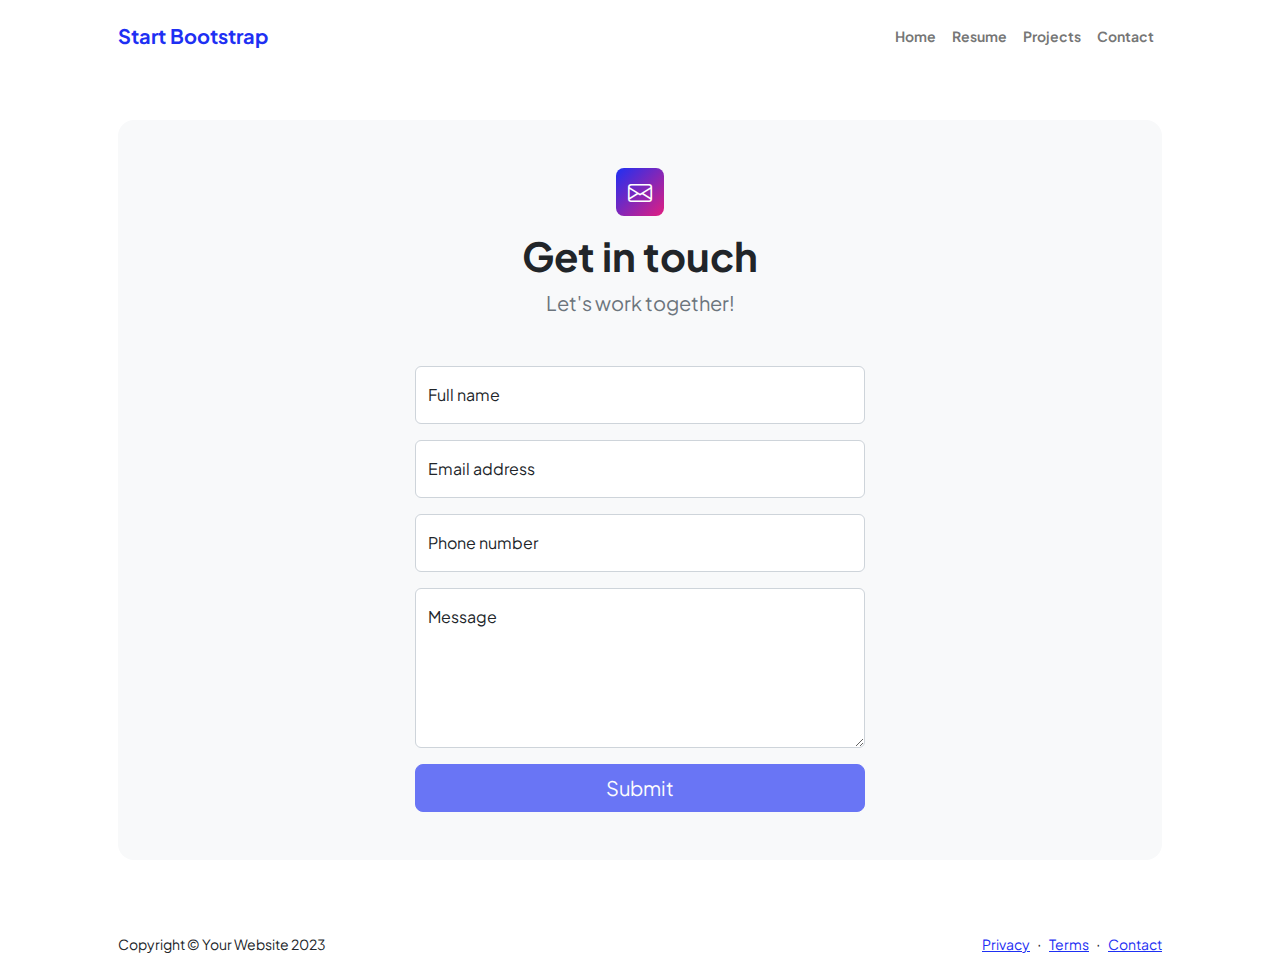
<file: contact.html>
<!DOCTYPE html>
<html lang="en">
    <head>
        <meta charset="utf-8" />
        <meta name="viewport" content="width=device-width, initial-scale=1, shrink-to-fit=no" />
        <meta name="description" content />
        <meta name="author" content />
        <title>Modern Business - Start Bootstrap Template</title>
        <!-- Favicon-->
        <link rel="icon" type="image/x-icon" href="assets/favicon.ico" />
        <!-- Custom Google font-->
        <link rel="preconnect" href="https://fonts.googleapis.com" />
        <link rel="preconnect" href="https://fonts.gstatic.com" crossorigin />
        <link href="https://fonts.googleapis.com/css2?family=Plus+Jakarta+Sans:wght@100;200;300;400;500;600;700;800;900&amp;display=swap" rel="stylesheet" />
        <!-- Bootstrap icons-->
        <link href="https://cdn.jsdelivr.net/npm/bootstrap-icons@1.8.1/font/bootstrap-icons.css" rel="stylesheet" />
        <!-- Core theme CSS (includes Bootstrap)-->
        <link href="css/styles.css" rel="stylesheet" />
    </head>
    <body class="d-flex flex-column">
        <main class="flex-shrink-0">
            <!-- Navigation-->
            <nav class="navbar navbar-expand-lg navbar-light bg-white py-3">
                <div class="container px-5">
                    <a class="navbar-brand" href="index.html"><span class="fw-bolder text-primary">Start Bootstrap</span></a>
                    <button class="navbar-toggler" type="button" data-bs-toggle="collapse" data-bs-target="#navbarSupportedContent" aria-controls="navbarSupportedContent" aria-expanded="false" aria-label="Toggle navigation"><span class="navbar-toggler-icon"></span></button>
                    <div class="collapse navbar-collapse" id="navbarSupportedContent">
                        <ul class="navbar-nav ms-auto mb-2 mb-lg-0 small fw-bolder">
                            <li class="nav-item"><a class="nav-link" href="index.html">Home</a></li>
                            <li class="nav-item"><a class="nav-link" href="resume.html">Resume</a></li>
                            <li class="nav-item"><a class="nav-link" href="projects.html">Projects</a></li>
                            <li class="nav-item"><a class="nav-link" href="contact.html">Contact</a></li>
                        </ul>
                    </div>
                </div>
            </nav>
            <!-- Page content-->
            <section class="py-5">
                <div class="container px-5">
                    <!-- Contact form-->
                    <div class="bg-light rounded-4 py-5 px-4 px-md-5">
                        <div class="text-center mb-5">
                            <div class="feature bg-primary bg-gradient-primary-to-secondary text-white rounded-3 mb-3"><i class="bi bi-envelope"></i></div>
                            <h1 class="fw-bolder">Get in touch</h1>
                            <p class="lead fw-normal text-muted mb-0">Let's work together!</p>
                        </div>
                        <div class="row gx-5 justify-content-center">
                            <div class="col-lg-8 col-xl-6">
                                <!-- * * * * * * * * * * * * * * *-->
                                <!-- * * SB Forms Contact Form * *-->
                                <!-- * * * * * * * * * * * * * * *-->
                                <!-- This form is pre-integrated with SB Forms.-->
                                <!-- To make this form functional, sign up at-->
                                <!-- https://startbootstrap.com/solution/contact-forms-->
                                <!-- to get an API token!-->
                                <form id="contactForm" data-sb-form-api-token="API_TOKEN">
                                    <!-- Name input-->
                                    <div class="form-floating mb-3">
                                        <input class="form-control" id="name" type="text" placeholder="Enter your name..." data-sb-validations="required" />
                                        <label for="name">Full name</label>
                                        <div class="invalid-feedback" data-sb-feedback="name:required">A name is required.</div>
                                    </div>
                                    <!-- Email address input-->
                                    <div class="form-floating mb-3">
                                        <input class="form-control" id="email" type="email" placeholder="name@example.com" data-sb-validations="required,email" />
                                        <label for="email">Email address</label>
                                        <div class="invalid-feedback" data-sb-feedback="email:required">An email is required.</div>
                                        <div class="invalid-feedback" data-sb-feedback="email:email">Email is not valid.</div>
                                    </div>
                                    <!-- Phone number input-->
                                    <div class="form-floating mb-3">
                                        <input class="form-control" id="phone" type="tel" placeholder="(123) 456-7890" data-sb-validations="required" />
                                        <label for="phone">Phone number</label>
                                        <div class="invalid-feedback" data-sb-feedback="phone:required">A phone number is required.</div>
                                    </div>
                                    <!-- Message input-->
                                    <div class="form-floating mb-3">
                                        <textarea class="form-control" id="message" type="text" placeholder="Enter your message here..." style="height: 10rem" data-sb-validations="required"></textarea>
                                        <label for="message">Message</label>
                                        <div class="invalid-feedback" data-sb-feedback="message:required">A message is required.</div>
                                    </div>
                                    <!-- Submit success message-->
                                    <!---->
                                    <!-- This is what your users will see when the form-->
                                    <!-- has successfully submitted-->
                                    <div class="d-none" id="submitSuccessMessage">
                                        <div class="text-center mb-3">
                                            <div class="fw-bolder">Form submission successful!</div>
                                            To activate this form, sign up at
                                            <br />
                                            <a href="https://startbootstrap.com/solution/contact-forms">https://startbootstrap.com/solution/contact-forms</a>
                                        </div>
                                    </div>
                                    <!-- Submit error message-->
                                    <!---->
                                    <!-- This is what your users will see when there is-->
                                    <!-- an error submitting the form-->
                                    <div class="d-none" id="submitErrorMessage"><div class="text-center text-danger mb-3">Error sending message!</div></div>
                                    <!-- Submit Button-->
                                    <div class="d-grid"><button class="btn btn-primary btn-lg disabled" id="submitButton" type="submit">Submit</button></div>
                                </form>
                            </div>
                        </div>
                    </div>
                </div>
            </section>
        </main>
        <!-- Footer-->
        <footer class="bg-white py-4 mt-auto">
            <div class="container px-5">
                <div class="row align-items-center justify-content-between flex-column flex-sm-row">
                    <div class="col-auto"><div class="small m-0">Copyright &copy; Your Website 2023</div></div>
                    <div class="col-auto">
                        <a class="small" href="#!">Privacy</a>
                        <span class="mx-1">&middot;</span>
                        <a class="small" href="#!">Terms</a>
                        <span class="mx-1">&middot;</span>
                        <a class="small" href="#!">Contact</a>
                    </div>
                </div>
            </div>
        </footer>
        <!-- Bootstrap core JS-->
        <script src="https://cdn.jsdelivr.net/npm/bootstrap@5.2.3/dist/js/bootstrap.bundle.min.js"></script>
        <!-- Core theme JS-->
        <script src="js/scripts.js"></script>
        <!-- * * * * * * * * * * * * * * * * * * * * * * * * * * * * * * * * * * * * * * * *-->
        <!-- * *                               SB Forms JS                               * *-->
        <!-- * * Activate your form at https://startbootstrap.com/solution/contact-forms * *-->
        <!-- * * * * * * * * * * * * * * * * * * * * * * * * * * * * * * * * * * * * * * * *-->
        <script src="https://cdn.startbootstrap.com/sb-forms-latest.js"></script>
    </body>
</html>
</file>
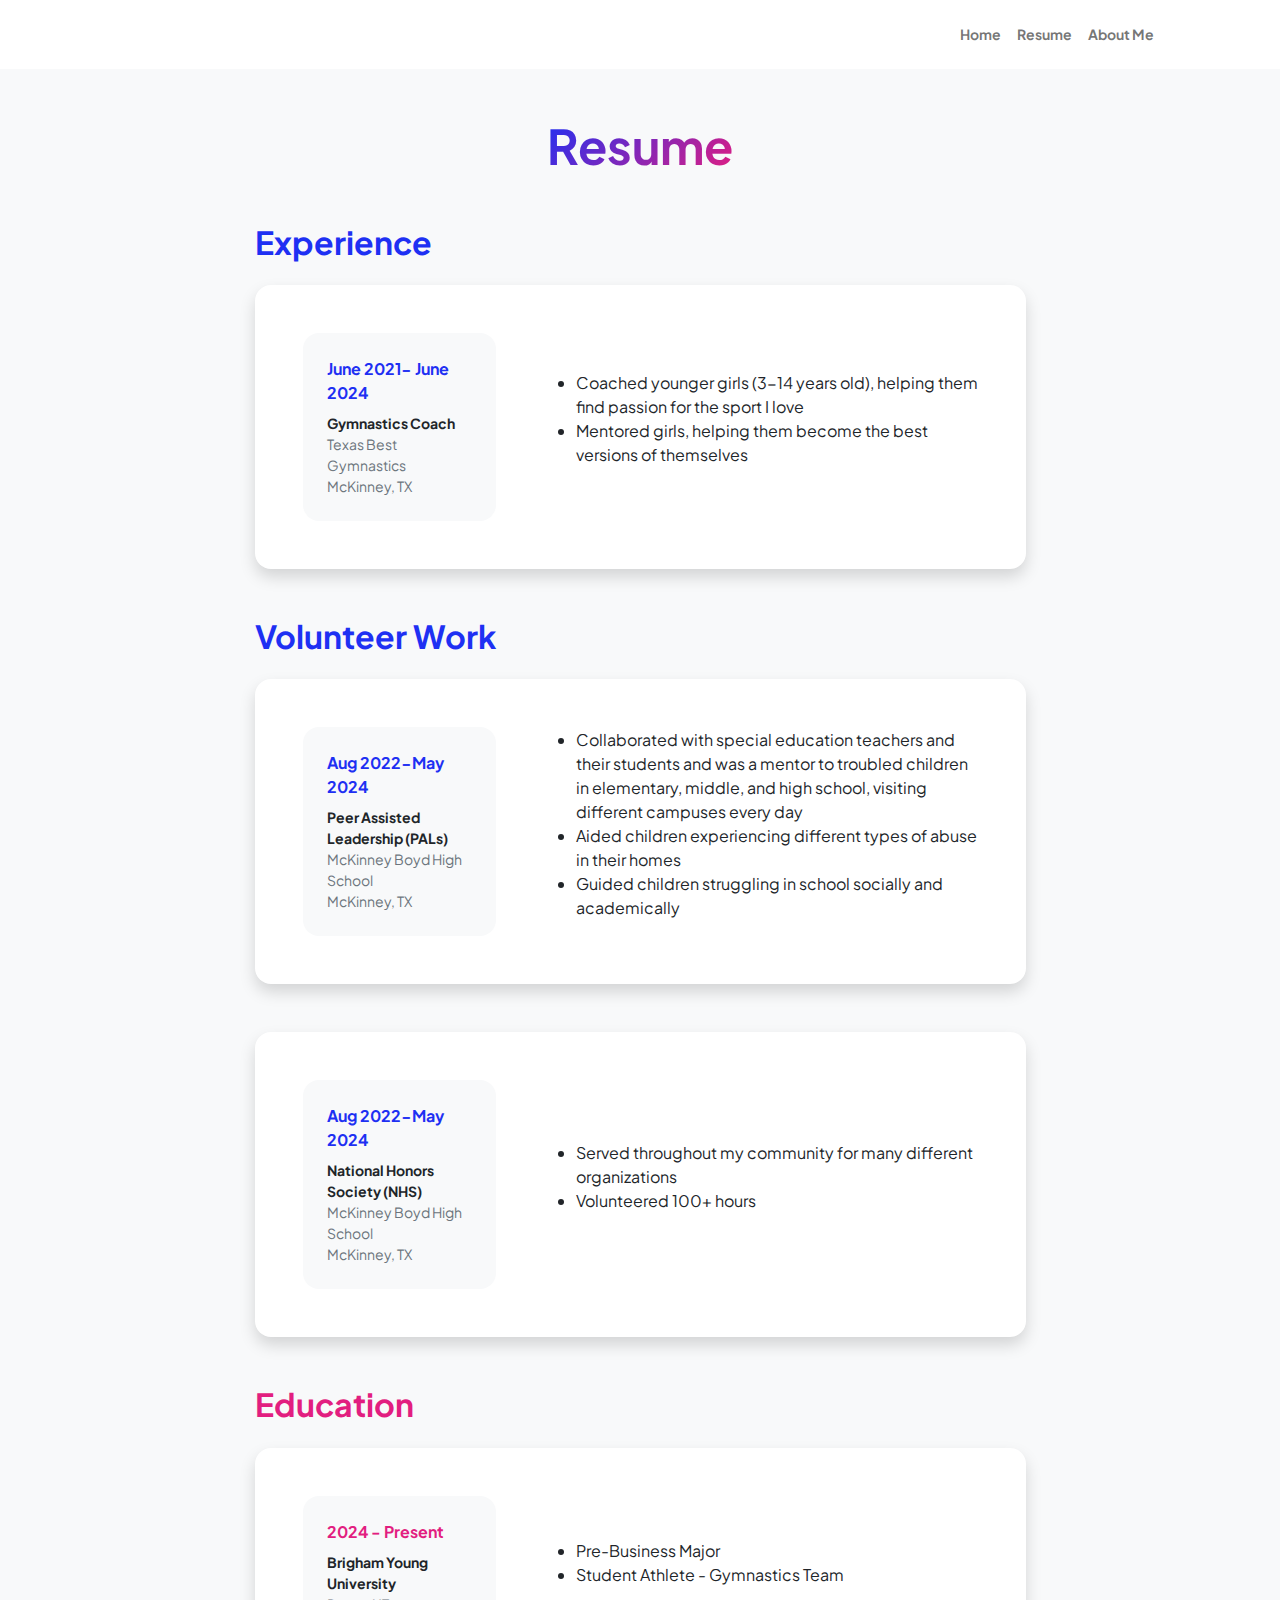
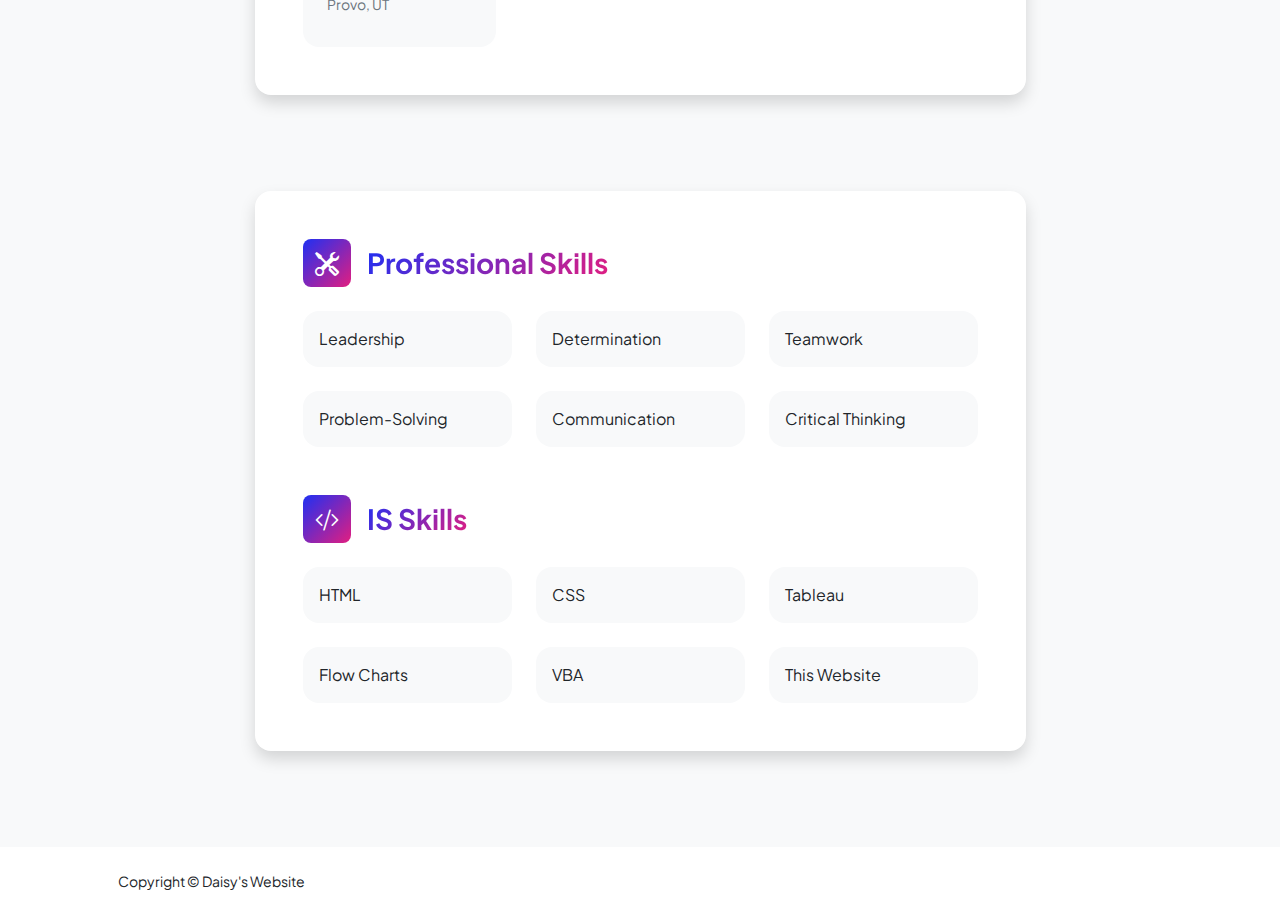
<file: resume.html>
<!DOCTYPE html>
<html lang="en">
    <head>
        <meta charset="utf-8" />
        <meta name="viewport" content="width=device-width, initial-scale=1, shrink-to-fit=no" />
        <meta name="description" content="" />
        <meta name="author" content="" />
        <title>Daisy Stephenson- Resume</title>
        <!-- Favicon-->
        <link rel="icon" type="image/x-icon" href="assets/favicon.ico" />
        <!-- Custom Google font-->
        <link rel="preconnect" href="https://fonts.googleapis.com" />
        <link rel="preconnect" href="https://fonts.gstatic.com" crossorigin />
        <link href="https://fonts.googleapis.com/css2?family=Plus+Jakarta+Sans:wght@100;200;300;400;500;600;700;800;900&amp;display=swap" rel="stylesheet" />
        <!-- Bootstrap icons-->
        <link href="https://cdn.jsdelivr.net/npm/bootstrap-icons@1.8.1/font/bootstrap-icons.css" rel="stylesheet" />
        <!-- Core theme CSS (includes Bootstrap)-->
        <link href="css/styles.css" rel="stylesheet" />
    </head>
    <body class="d-flex flex-column h-100 bg-light">
        <main class="flex-shrink-0">
            <!-- Navigation-->
            <nav class="navbar navbar-expand-lg navbar-light bg-white py-3">
                <div class="container px-5">
                    <!-- <a class="navbar-brand" href="index.html"><span class="fw-bolder text-primary">Start Bootstrap</span></a> -->
                    <button class="navbar-toggler" type="button" data-bs-toggle="collapse" data-bs-target="#navbarSupportedContent" aria-controls="navbarSupportedContent" aria-expanded="false" aria-label="Toggle navigation"><span class="navbar-toggler-icon"></span></button>
                    <div class="collapse navbar-collapse" id="navbarSupportedContent">
                        <ul class="navbar-nav ms-auto mb-2 mb-lg-0 small fw-bolder">
                            <li class="nav-item"><a class="nav-link" href="index.html">Home</a></li>
                            <li class="nav-item"><a class="nav-link" href="resume.html">Resume</a></li>
                            <li class="nav-item"><a class="nav-link" href="projects.html">About Me</a></li>
                            <!-- <li class="nav-item"><a class="nav-link" href="contact.html">Contact</a></li> -->
                        </ul>
                    </div>
                </div>
            </nav>
            <!-- Page Content-->
            <div class="container px-5 my-5">
                <div class="text-center mb-5">
                    <h1 class="display-5 fw-bolder mb-0"><span class="text-gradient d-inline">Resume</span></h1>
                </div>
                <div class="row gx-5 justify-content-center">
                    <div class="col-lg-11 col-xl-9 col-xxl-8">
                        <!-- Experience Section-->
                        <section>
                            <div class="d-flex align-items-center justify-content-between mb-4">
                                <h2 class="text-primary fw-bolder mb-0">Experience</h2>
                            </div>
                            <!-- Experience Card 1-->
                            <div class="card shadow border-0 rounded-4 mb-5">
                                <div class="card-body p-5">
                                    <div class="row align-items-center gx-5">
                                        <div class="col text-center text-lg-start mb-4 mb-lg-0">
                                            <div class="bg-light p-4 rounded-4">
                                                <div class="text-primary fw-bolder mb-2">June 2021- June 2024</div>
                                                <div class="small fw-bolder">Gymnastics Coach</div>
                                                <div class="small text-muted">Texas Best Gymnastics</div>
                                                <div class="small text-muted">McKinney, TX</div>
                                            </div>
                                        </div>
                                            <div class="col-lg-8">
                                            <ul>
                                                <li>Coached younger girls (3-14 years old), helping them find passion for the sport I love</li>
                                                <li>Mentored girls, helping them become the best versions of themselves</li>
                                            </ul>
                                            </div>
                                    </div>
                                </div>
                            </div>
                            <!-- Volunteer Card Title -->
                             <div class="d-flex align-items-center justify-content-between mb-4">
                                <h2 class="text-primary fw-bolder mb-0">Volunteer Work</h2>
                            </div>
                            <!-- Volunteer Card -->
                            <div class="card shadow border-0 rounded-4 mb-5">
                                <div class="card-body p-5">
                                    <div class="row align-items-center gx-5">
                                        <div class="col text-center text-lg-start mb-4 mb-lg-0">
                                            <div class="bg-light p-4 rounded-4">
                                                <div class="text-primary fw-bolder mb-2">Aug 2022-May 2024</div>
                                                <div class="small fw-bolder">Peer Assisted Leadership (PALs)</div>
                                                <div class="small text-muted">McKinney Boyd High School</div>
                                                <div class="small text-muted">McKinney, TX</div>
                                            </div>
                                        </div>
                                        <div class="col-lg-8">
                                            <ul>
                                                <li>Collaborated with special education teachers and their students and was a mentor to troubled children in elementary, middle, and high school, visiting different campuses every day</li>
                                                <li>Aided children experiencing different types of abuse in their homes</li>
                                                <li>Guided children struggling in school socially and academically</li>
                                            </ul>
                                        </div>
                                    </div>
                                </div>
                            </div>
                        </section>
                        <div class="card shadow border-0 rounded-4 mb-5">
                                <div class="card-body p-5">
                                    <div class="row align-items-center gx-5">
                                        <div class="col text-center text-lg-start mb-4 mb-lg-0">
                                            <div class="bg-light p-4 rounded-4">
                                                <div class="text-primary fw-bolder mb-2">Aug 2022-May 2024</div>
                                                <div class="small fw-bolder">National Honors Society (NHS)</div>
                                                <div class="small text-muted">McKinney Boyd High School</div>
                                                <div class="small text-muted">McKinney, TX</div>
                                            </div>
                                        </div>
                                        <div class="col-lg-8">
                                            <ul>
                                                <li>Served throughout my community for many different organizations</li>
                                                <li>Volunteered 100+ hours</li>
                                            </ul>
                                        </div>
                                    </div>
                                </div>
                            </div>
                        </section>
                        <!-- Education Section-->
                        <section>
                            <h2 class="text-secondary fw-bolder mb-4">Education</h2>
                            <!-- Education Card 1-->
                            <div class="card shadow border-0 rounded-4 mb-5">
                                <div class="card-body p-5">
                                    <div class="row align-items-center gx-5">
                                        <div class="col text-center text-lg-start mb-4 mb-lg-0">
                                            <div class="bg-light p-4 rounded-4">
                                                <div class="text-secondary fw-bolder mb-2">2024 - Present</div>
                                                <div class="mb-2">
                                                    <div class="small fw-bolder">Brigham Young University</div>
                                                    <div class="small text-muted">Provo, UT</div>
                                                </div>
                                                <!-- <div class="fst-italic">
                                                    <div class="small text-muted">Master's</div>
                                                    <div class="small text-muted">Web Development</div>
                                                </div> -->
                                            </div>
                                        </div>
                                        <div class="col-lg-8">
                                            <ul>
                                                <li>Pre-Business Major</li>
                                                <li>Student Athlete - Gymnastics Team</li>
                                            </ul>
                                        </div>
                                    </div>
                                </div>
                            </div>
                        </section>
                        <!-- Divider-->
                        <div class="pb-5"></div>
                        <!-- Skills Section-->
                        <section>
                            <!-- Skillset Card-->
                            <div class="card shadow border-0 rounded-4 mb-5">
                                <div class="card-body p-5">
                                    <!-- Professional skills list-->
                                    <div class="mb-5">
                                        <div class="d-flex align-items-center mb-4">
                                            <div class="feature bg-primary bg-gradient-primary-to-secondary text-white rounded-3 me-3"><i class="bi bi-tools"></i></div>
                                            <h3 class="fw-bolder mb-0"><span class="text-gradient d-inline">Professional Skills</span></h3>
                                        </div>
                                        <div class="row row-cols-1 row-cols-md-3 mb-4">
                                            <div class="col mb-4 mb-md-0"><div class="d-flex align-items-center bg-light rounded-4 p-3 h-100">Leadership</div></div>
                                            <div class="col mb-4 mb-md-0"><div class="d-flex align-items-center bg-light rounded-4 p-3 h-100">Determination</div></div>
                                            <div class="col"><div class="d-flex align-items-center bg-light rounded-4 p-3 h-100">Teamwork</div></div>
                                        </div>
                                        <div class="row row-cols-1 row-cols-md-3">
                                            <div class="col mb-4 mb-md-0"><div class="d-flex align-items-center bg-light rounded-4 p-3 h-100">Problem-Solving</div></div>
                                            <div class="col mb-4 mb-md-0"><div class="d-flex align-items-center bg-light rounded-4 p-3 h-100">Communication</div></div>
                                            <div class="col"><div class="d-flex align-items-center bg-light rounded-4 p-3 h-100">Critical Thinking</div></div>
                                        </div>
                                    </div>
                                    <!-- Languages list-->
                                    <div class="mb-0">
                                        <div class="d-flex align-items-center mb-4">
                                            <div class="feature bg-primary bg-gradient-primary-to-secondary text-white rounded-3 me-3"><i class="bi bi-code-slash"></i></div>
                                            <h3 class="fw-bolder mb-0"><span class="text-gradient d-inline">IS Skills</span></h3>
                                        </div>
                                        <div class="row row-cols-1 row-cols-md-3 mb-4">
                                            <div class="col mb-4 mb-md-0"><div class="d-flex align-items-center bg-light rounded-4 p-3 h-100">HTML</div></div>
                                            <div class="col mb-4 mb-md-0"><div class="d-flex align-items-center bg-light rounded-4 p-3 h-100">CSS</div></div>
                                            <div class="col"><div class="d-flex align-items-center bg-light rounded-4 p-3 h-100">Tableau</div></div>
                                        </div>
                                        <div class="row row-cols-1 row-cols-md-3">
                                            <div class="col mb-4 mb-md-0"><div class="d-flex align-items-center bg-light rounded-4 p-3 h-100">Flow Charts</div></div>
                                            <div class="col mb-4 mb-md-0"><div class="d-flex align-items-center bg-light rounded-4 p-3 h-100">VBA</div></div>
                                            <div class="col"><div class="d-flex align-items-center bg-light rounded-4 p-3 h-100">This Website</div></div>
                                        </div>
                                    </div>
                                </div>
                            </div>
                        </section>
                    </div>
                </div>
            </div>
        </main>
        <!-- Footer-->
        <footer class="bg-white py-4 mt-auto">
            <div class="container px-5">
                <div class="row align-items-center justify-content-between flex-column flex-sm-row">
                    <div class="col-auto"><div class="small m-0">Copyright &copy; Daisy's Website</div>
                </div>
            </div>
        </footer>
        <!-- Bootstrap core JS-->
        <script src="https://cdn.jsdelivr.net/npm/bootstrap@5.2.3/dist/js/bootstrap.bundle.min.js"></script>
        <!-- Core theme JS-->
        <script src="js/scripts.js"></script>
    </body>
</html>
</file>
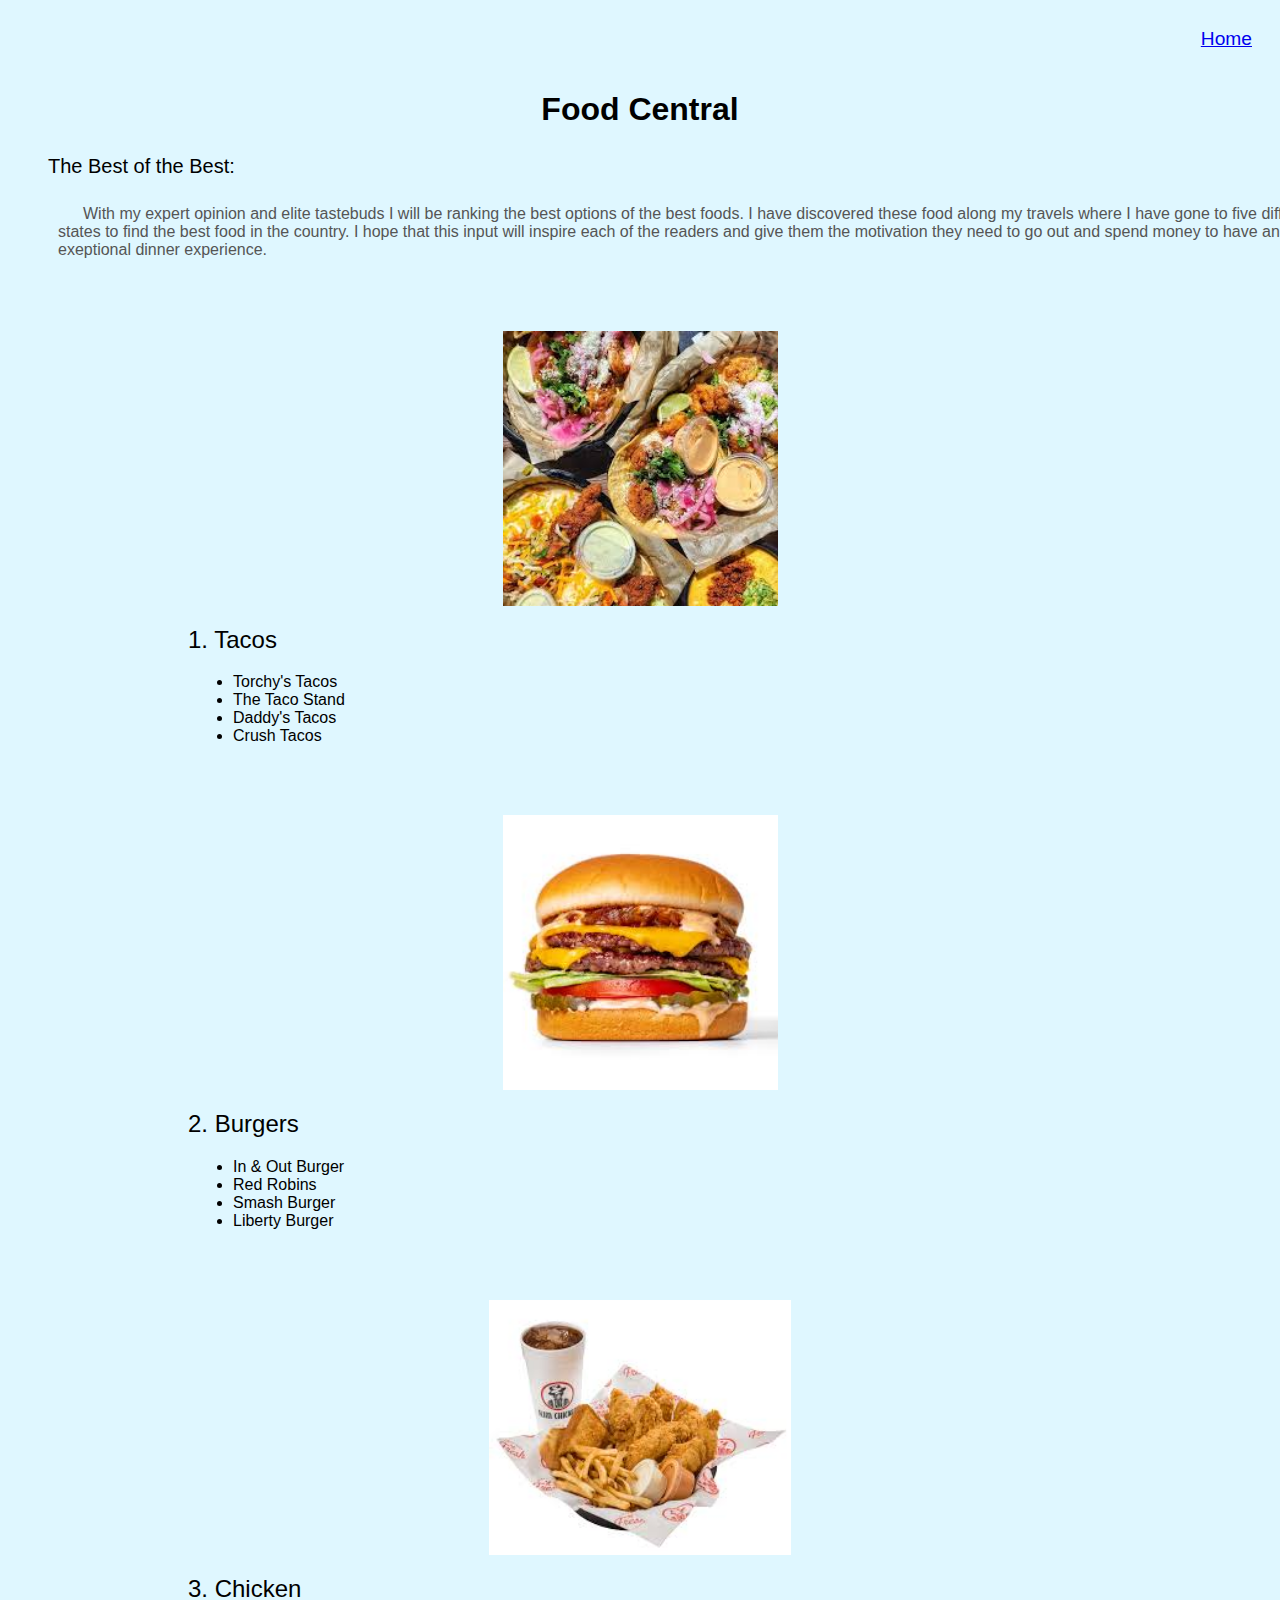
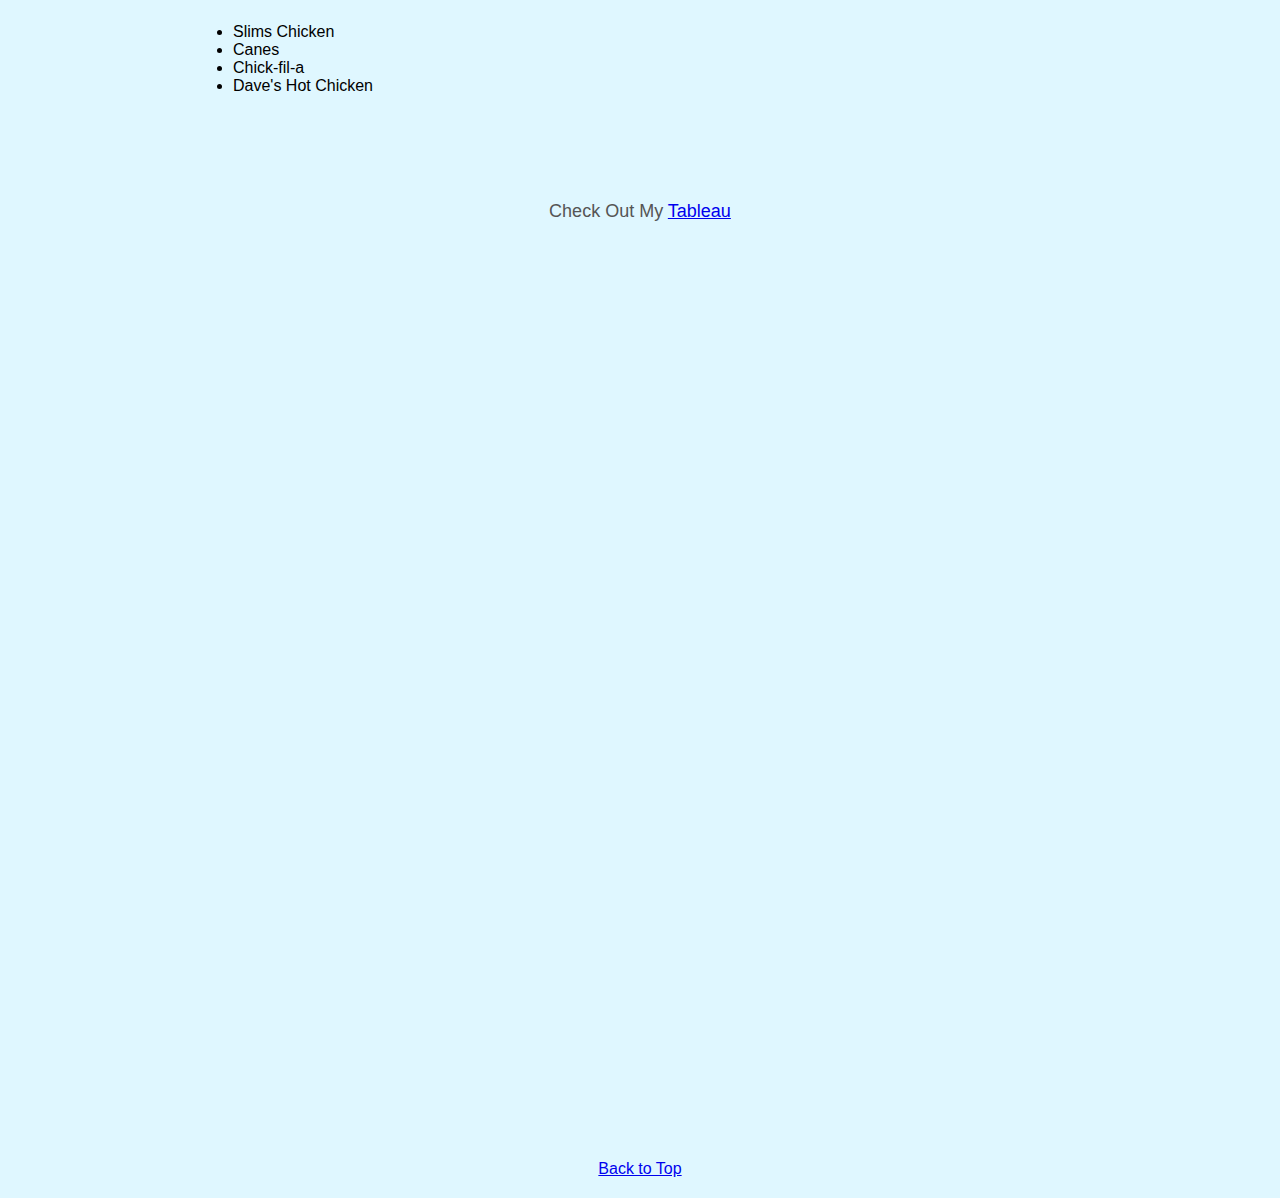
<file: scratch.html>
<!DOCTYPE html>
<html lang="en">
<head>
    <meta charset="UTF-8">
    <meta name="viewport" content="width=device-width, initial-scale=1.0">
    <title>Food Central</title>
    <link rel="stylesheet" href="scratch/extra.css">
</head>
<body>
   <header class="header">
        <a href="index.html" class="home-link">Home</a>
    </header>
    <h1 class="heading" id="top">Food Central</h1>
    <h4 class="title">The Best of the Best:</h4>
    <div class="explanation">With my expert opinion and elite tastebuds I will be ranking the best options of the best foods. I have discovered these food along my travels where I have gone to five different states to find the best food in the country. I hope that this input will inspire each of the readers and give them the motivation they need to go out and spend money to have an exeptional dinner experience.</div><br><br><br><br>
<!-- Insert Picture of Tacos -->
    <img src="Torchys_Tacos.jpg" alt="Torchy's Tacos" height="275px" class="torchys">
    <div>
        <h2 class="titles">1. Tacos</h2>
        <ul class="lists">
            <li>Torchy's Tacos</li>
            <li>The Taco Stand</li>
            <li>Daddy's Tacos</li>
            <li>Crush Tacos</li>
        </ul>
        <br><br><br>
        <img src="In&Out_Pic.jpg" alt="In & Out Burger" height="275px" class="torchys">
        <h2 class="titles">2. Burgers</h2>
        <ul class="lists">
            <li>In & Out Burger</li>
            <li>Red Robins</li>
            <li>Smash Burger</li>
            <li>Liberty Burger</li>
        </ul>
        <br><br><br>
        <img src="Slims_Chick_Pic.jpg" alt="Slims Chicken" height="255px" class="torchys">
        <h2 class="titles">3. Chicken</h2>
        <ul class="lists">
            <li>Slims Chicken</li>
            <li>Canes</li>
            <li>Chick-fil-a</li>
            <li>Dave's Hot Chicken</li>
        </ul>
    </div>
    <br><br><br><br>
    <div>
        <p class="tableau">Check Out My <a href="tableau.html">Tableau</a></p>
    </div>
    <div class="youtube">
        <iframe width="560" height="315" 
            src="https://www.youtube.com/embed/fPyZJ3nc4aU" 
            title="YouTube Video" frameborder="0" 
            allow="accelerometer; autoplay; clipboard-write; encrypted-media; gyroscope; picture-in-picture; web-share" 
            allowfullscreen>
        </iframe>
    </div>
    <footer>
        <a href="#top" class="return">Back to Top</a>
    </footer>
</body>
</html>
</file>
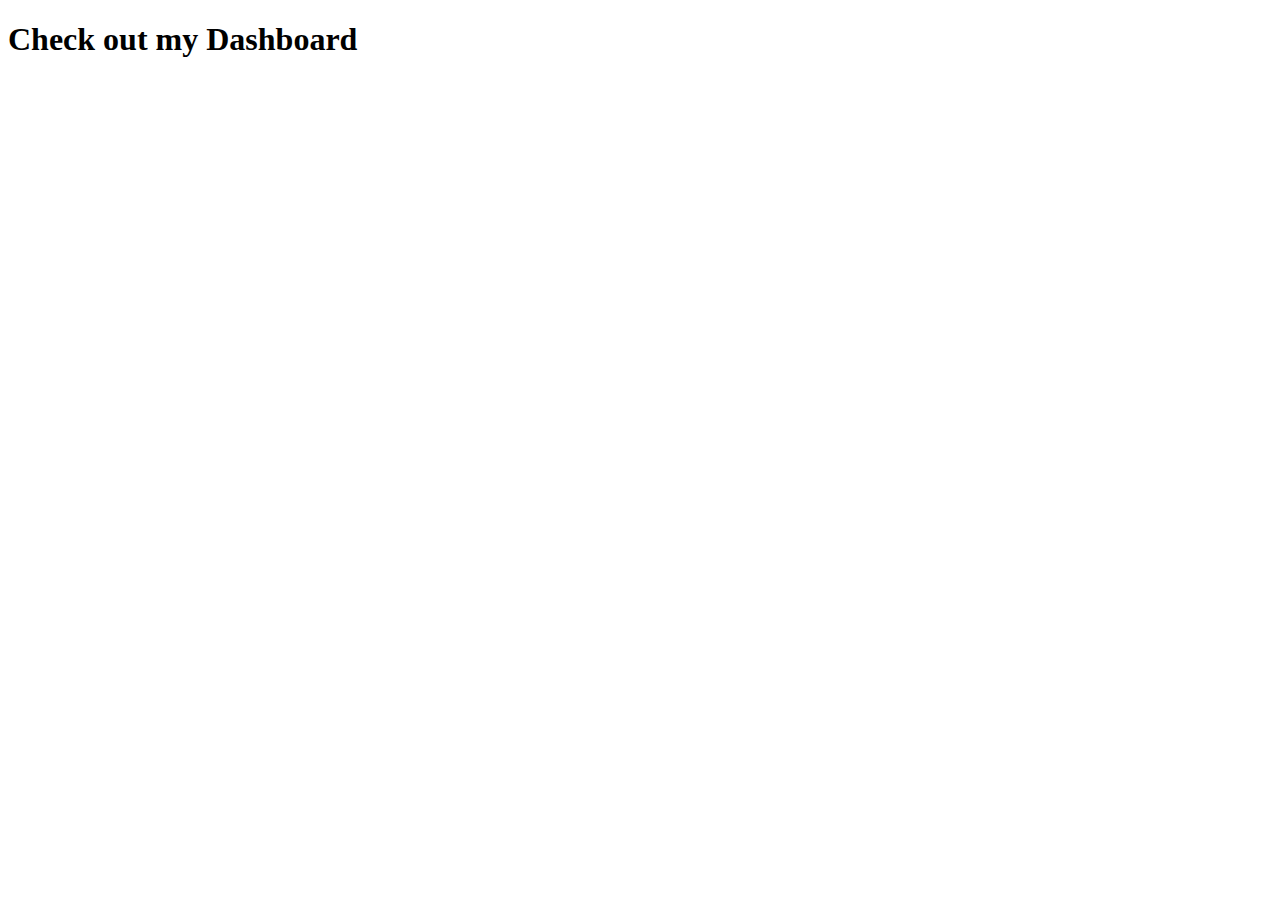
<file: tableau.html>
<!DOCTYPE html>
<html lang="en">

<head>
    <meta charset="UTF-8">
    <meta name="viewport" content="width=device-width, initial-scale=1.0">
    <title>Tableau Demo</title>
</head>

<body>
    <h1>Check out my Dashboard</h1>
    <div class='tableauPlaceholder' id='viz1749661105249' style='position: relative'><noscript><a href='#'><img
                    alt='Population and Birth Rate (2012) '
                    src='https:&#47;&#47;public.tableau.com&#47;static&#47;images&#47;Ma&#47;MapofPopulation_17496610932190&#47;Population&#47;1_rss.png'
                    style='border: none' /></a></noscript><object class='tableauViz' style='display:none;'>
            <param name='host_url' value='https%3A%2F%2Fpublic.tableau.com%2F' />
            <param name='embed_code_version' value='3' />
            <param name='site_root' value='' />
            <param name='name' value='MapofPopulation_17496610932190&#47;Population' />
            <param name='tabs' value='no' />
            <param name='toolbar' value='yes' />
            <param name='static_image'
                value='https:&#47;&#47;public.tableau.com&#47;static&#47;images&#47;Ma&#47;MapofPopulation_17496610932190&#47;Population&#47;1.png' />
            <param name='animate_transition' value='yes' />
            <param name='display_static_image' value='yes' />
            <param name='display_spinner' value='yes' />
            <param name='display_overlay' value='yes' />
            <param name='display_count' value='yes' />
            <param name='language' value='en-US' />
            <param name='filter' value='publish=yes' />
        </object></div>
    <script
        type='text/javascript'>                    
        var divElement = document.getElementById('viz1749661105249'); 
        var vizElement = divElement.getElementsByTagName('object')[0]; 
        vizElement.style.width = '100%'; 
        vizElement.style.height = (divElement.offsetWidth * 0.75) + 'px'; 
        var scriptElement = document.createElement('script'); 
        scriptElement.src = 'https://public.tableau.com/javascripts/api/viz_v1.js'; 
        vizElement.parentNode.insertBefore(scriptElement, vizElement);                
    </script>
</body>

</html>
</file>
<file: scratch/extra.css>
body {
  background-color: rgb(223, 247, 255);
  font-family: Arial, sans-serif;}

.heading {
    font-weight: 900;
    font-family: Arial, Helvetica, sans-serif;
    text-align: center;
}
.header {
    display: flex;
    justify-content: flex-end; /* pushes content to the right */
    padding: 20px;
    font-size: larger;
}
.title {
    font-family: Arial, Helvetica, sans-serif;
    font-size: 20px;
    text-indent: 40px;
    font-weight: 500;
}
.explanation {
    font-family: Arial, Helvetica, sans-serif;
    position: relative;
    left: 50px;
    text-indent: 25px;
    color: #555555;
}
.torchys {
    display: block;
    margin-left: auto;
    margin-right: auto;
}
.lists {
    padding-left: 225px;
    /* margin-bottom: 90px; */
}
.titles {
    text-indent: 180px;
    font-weight: 500;
}
.tableau {
    text-align: center;
    font-size: 18px;
    font-family: Arial, Helvetica, sans-serif;
    color: #555555;
}
.youtube {
    display: flex;
    justify-content: center;
    align-items: center;
    height: 100vh;
}
.center {
    display: block;
}
.return {
    display: block;
    margin: 20px;
    text-align: center;
}
</file>
